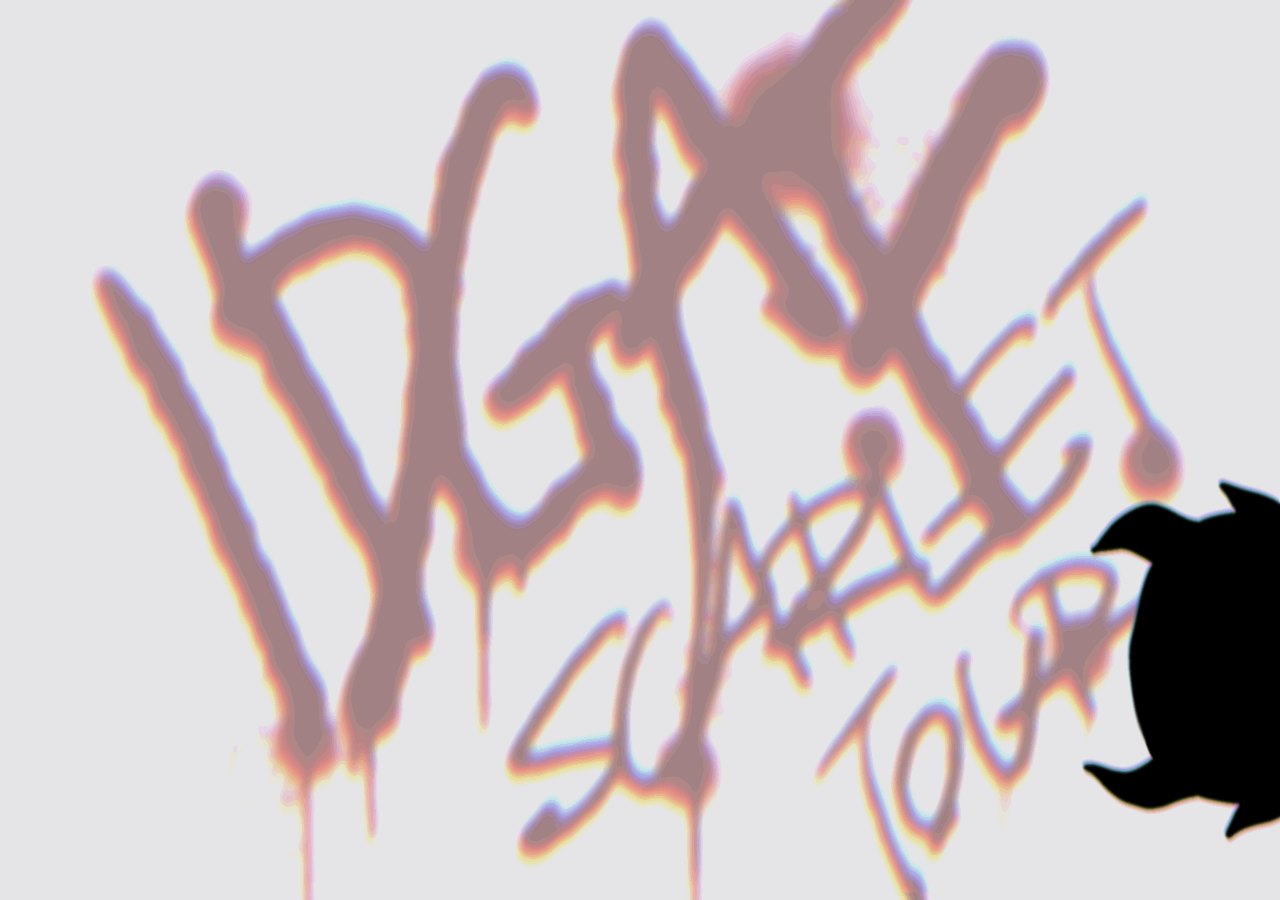
<file: craw.html>
<!DOCTYPE html>
<html lang="en">
<head>
  <meta charset="UTF-8">
  <meta name="viewport" content="width=device-width, initial-scale=1.0">
  <title>Crawl</title>
  <style>
    body {
      margin: 0;
      overflow: hidden;
    }

    img {
      display: block;
      width: 100vw;
      height: 100vh;
    }
  </style>
</head>
<body>
  <img src="crawling.gif" alt="Full Screen GIF">
</body>
</html>
</file>
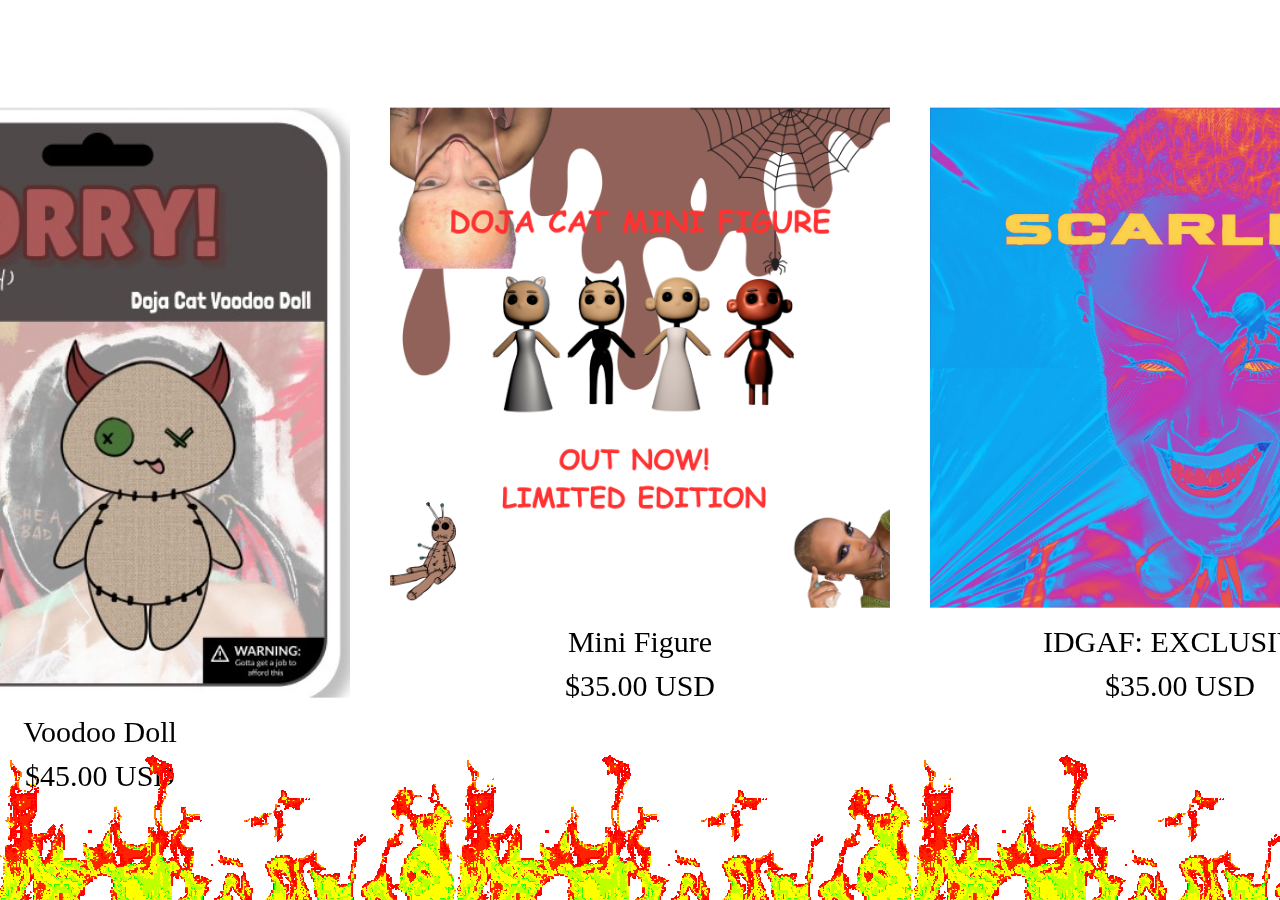
<file: merch.html>
<!DOCTYPE html>
<html lang="en">
<head>
  <meta name="viewport" content="width=device-width, initial-scale=1">
  <style>
    * {box-sizing: border-box;}
    body {
      font-family: "Comic Sans MS";
      font-size: 30px;
      margin: 0;
      background-size: cover;
      z-index: -2;
    }
    .fire-container {
      position: fixed;
      bottom: 0;
      width: 100%;
      height: 150px;
      background: url('fire.gif') repeat-x;
      z-index: 0;
      filter: hue-rotate(40deg) brightness(1.5) saturate(10);
    }
    .center-container {
      text-align: center;
      display: flex;
      position: absolute;
      
      top: 50%;
      left: 50%;
      transform: translate(-50%, -50%);
    }
    .image-container {
      display: inline-block;
      margin: 0 20px;
      cursor: pointer;
    }
    .image-container img {
      width: 500px; 
      height: auto;
      border-radius: 0px;
    }
    .image-container:hover {
      transform: scale(1.1);
    }
    .image-text {
      margin-top: 10px;
      color: black;
    }
  </style>
</head>
<body>
  <div class="fire-container"></div>
  
  <div class="center-container">
    <div class="image-container" onclick="window.location.href='voodoo.html'">
      <img src="voodooMerch.jpg" alt="Image 1">
      <div class="image-text">Voodoo Doll</div>
      <div class="image-text">$45.00 USD</div>
    </div>
    
    <div class="image-container" onclick="window.location.href='miniFig.html'">
      <img src="miniFig.png" alt="Image 2">
      <div class="image-text">Mini Figure</div>
      <div class="image-text">$35.00 USD</div>
    </div>
    
    <div class="image-container" onclick="window.location.href='album.html'">
      <img src="scarletCover.jpg" alt="Image 3">
      <div class="image-text">IDGAF: EXCLUSIVE</div>
      <div class="image-text">$35.00 USD</div>
    </div>
  </div>

  <div class="fire-container"></div>
</body>
</html>
</file>
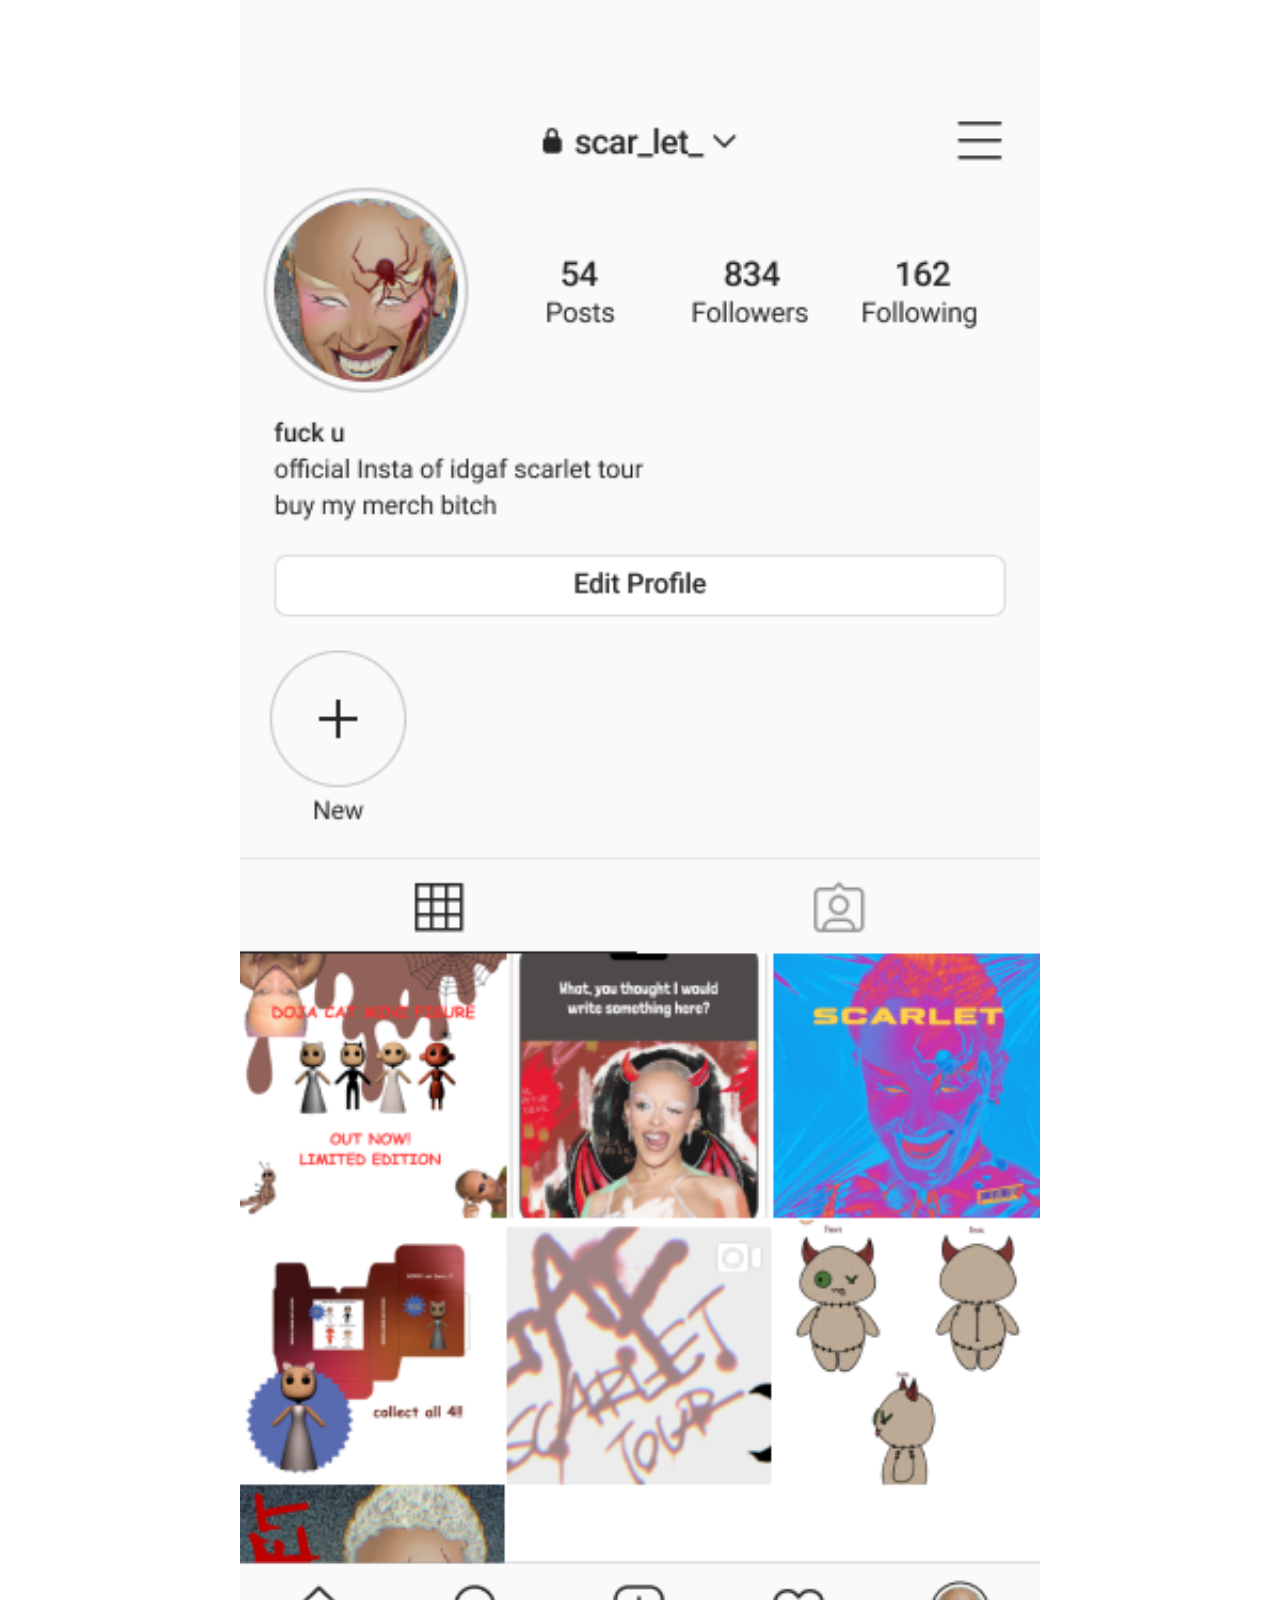
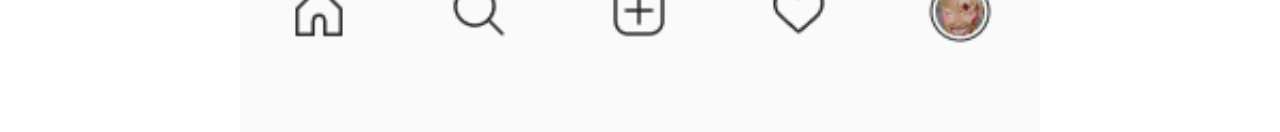
<file: social.html>
<!DOCTYPE html>
<html lang="en">
<head>
    <meta charset="UTF-8">
    <meta name="viewport" content="width=device-width, initial-scale=1.0">
    <title>IG</title>
    <style>
        body {
            display: flex;
            justify-content: center;
            align-items: center;
            height: 100vh;
            margin: 0;
        }

        img {
            max-width: 300%;
            height: auto;
            display: block;
            width: 800px;
            margin: auto;
        }
    </style>
</head>
<body>
    <img src="Instagram_Profile.png" alt="Your Image">
</body>
</html>
</file>
